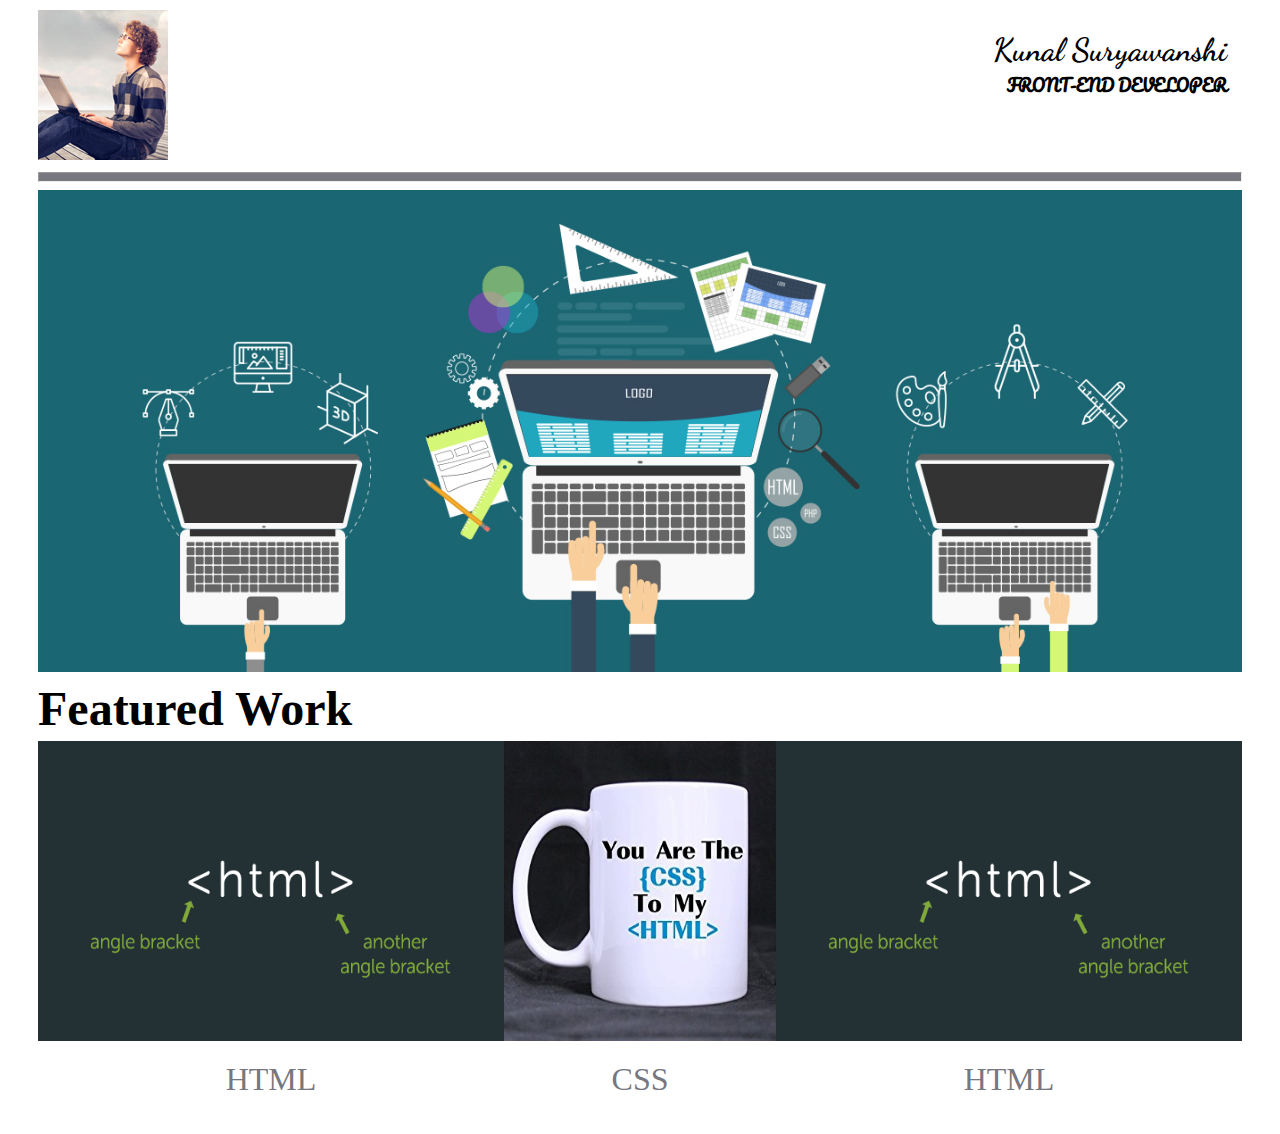
<file: BuildaPortfolio/potfoliomain.html>
<!DOCTYPE html>
<html>
	<head>
	 	  <meta charset="utf-8">
	 	  <meta name="viewport" content="width=device-width, initial-scale=1">
	      <link href="css/main.css" rel="stylesheet">
	      <link href="https://fonts.googleapis.com/css?family=Pacifico" rel="stylesheet">
	      <link href="https://fonts.googleapis.com/css?family=Dancing+Script" rel="stylesheet">

	      <title>My Portfolio</title>
    </head>
    <body>
        <section class="container">
              <section class="info">
               <div class="row resp">
          				    <div class="col-6 resp-img">
      					    <img class="logo" src="images/logo1.jpg" alt="logo">
      					    </div>
          					<div class="col-6 name resp-name">
          					<h1>Kunal Suryawanshi</h1>
          					<h2>FRONT-END DEVELOPER</h2>
          					</div>
          					
              </div>
          	  </section>

          	  <section>
              <div class="row">
          			<div class="col-12">
          			  <hr>
                    </div>
              </div>
              </section>

          <section class="row">
          		<div class="col-12 ">
          		<img  class="banner" src="images/banner.png" alt="banner">
                </div>
          </section>

          <section class="row">
          		<div class="col-12">
          		<h3>Featured Work</h3>
     			</div>
          </section>
        
          <section class="row fwork rsp">
          			<section>
          			<div class="fimage">
       				<img class="feature" src="images/f1.png" alt="mywork"></div>
       				<p><a class="link" href="http://www.w3schools.com">HTML</a></p>
       			    </section>

       			    <section>
       				<div class="fimage">
         			<img class="feature" src="images/f2.jpg" alt="mywork"></div>
         			<p><a class="link" href="http://www.w3schools.com">CSS</a></p>
         			</section>
         			
         			<section>
         		    <div class="fimage">
                    <img class="feature" src="images/f1.png" alt="mywork"></div>
                    <p><a class="link" href="http://www.w3schools.com">HTML</a></p> 
                    </div>
          			</section>
          </section>




</body>
</html>
</file>
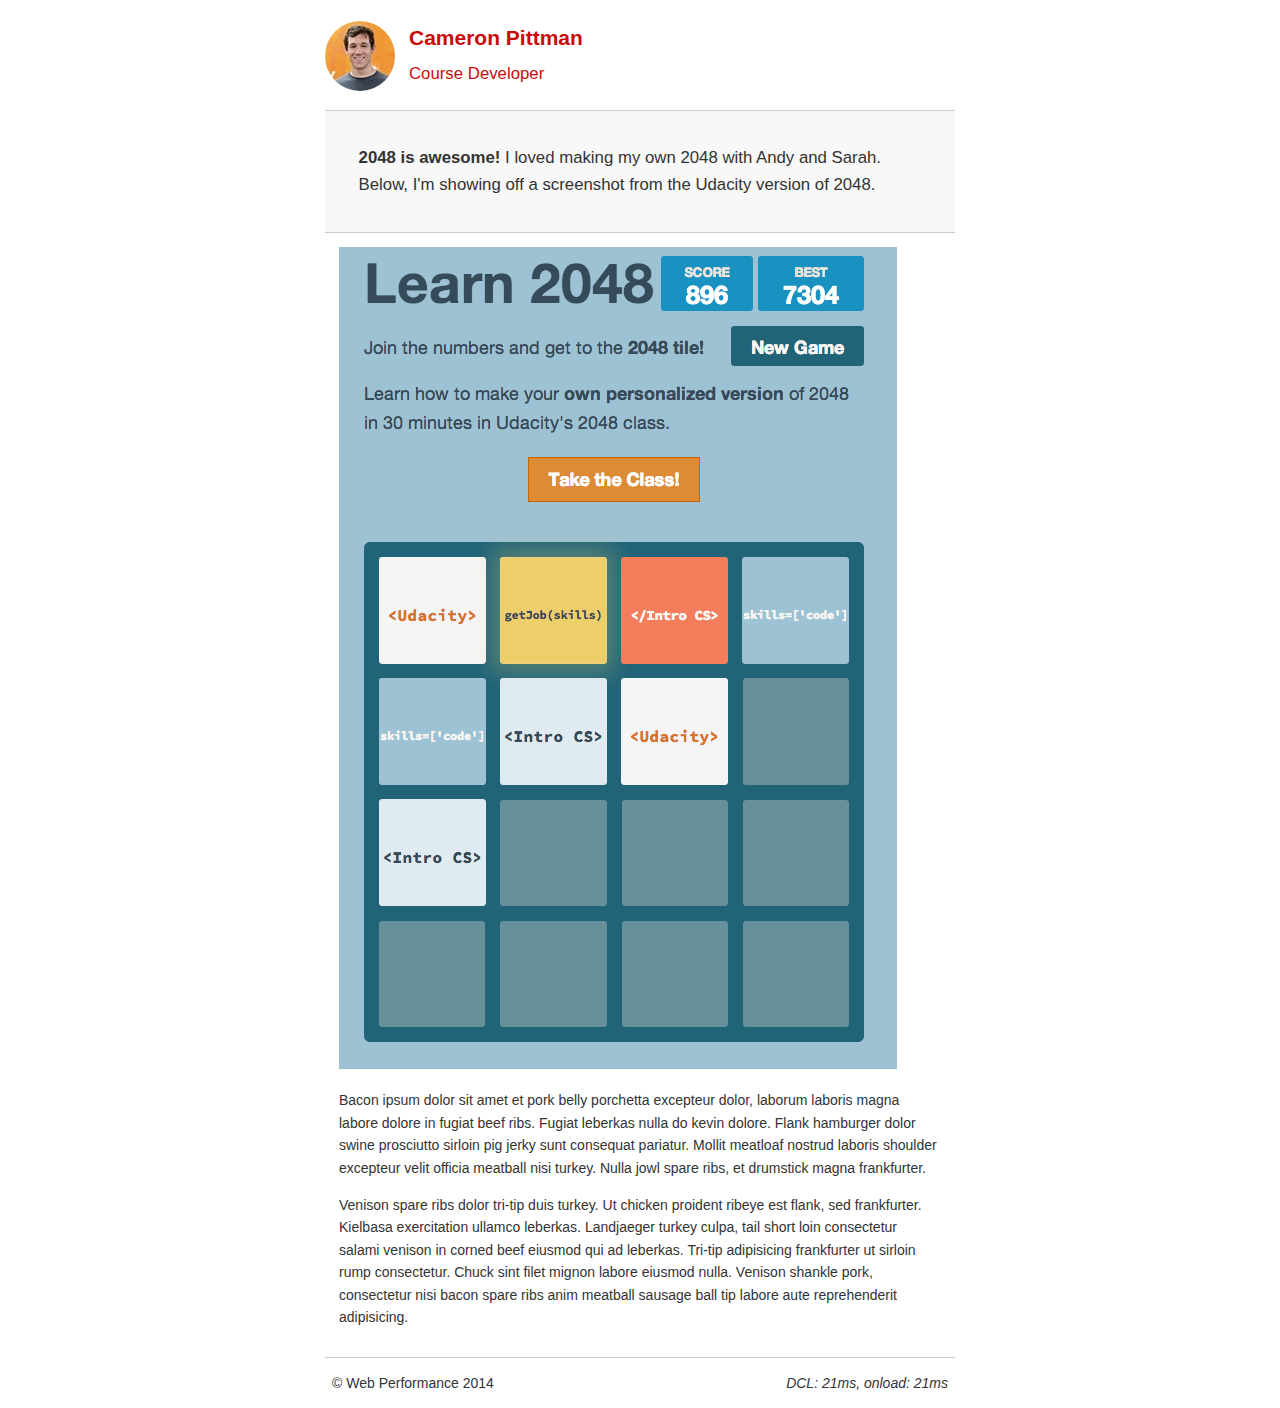
<file: Web optimization/project-2048.html>
<!DOCTYPE html>
<html lang="en">
  <head>
    <meta charset="utf-8">
    <meta name="viewport" content="width=device-width, initial-scale=1">
    <meta name="description" content=" FILL ME IN ">
    <meta name="author" content=" FILL ME IN ">
    <title>Cameron Pittman: Portfolio</title>

    <!-- Hmm, what is the impact of web fonts on speed? Measure it... -->
    <!-- <link href="//fonts.googleapis.com/css?family=Open+Sans:400,700" rel="stylesheet"> -->

    <link href="css/style.css" rel="stylesheet">
    <link href="css/print.css" rel="stylesheet">

    <script>
      (function(w,g){w['GoogleAnalyticsObject']=g;
      w[g]=w[g]||function(){(w[g].q=w[g].q||[]).push(arguments)};w[g].l=1*new Date();})(window,'ga');

      // Optional TODO: replace with your Google Analytics profile ID.
      ga('create', 'UA-XXXX-Y');
      ga('send', 'pageview');
    </script>
    <script src="//www.google-analytics.com/analytics.js"></script>
    <script src="js/perfmatters.js"></script>
  </head>

  <body>
    <header>
      <a href="/"><img src="img/profilepic.jpg"></a>
      <p>Cameron Pittman<br><span>Course Developer</span></p>
    </header>

    <div class="container">
      <div class="hero">
        <strong>2048 is awesome!</strong> I loved making my own 2048 with Andy and Sarah. Below, I'm showing off a screenshot from the Udacity version of 2048.
      </div>

      <div class="content">

        <img class="img-responsive" src="img/2048.png">

        <p>Bacon ipsum dolor sit amet et pork belly porchetta excepteur dolor, laborum laboris magna labore dolore in fugiat beef ribs. Fugiat leberkas nulla do kevin dolore. Flank hamburger dolor swine prosciutto sirloin pig jerky sunt consequat pariatur. Mollit meatloaf nostrud laboris shoulder excepteur velit officia meatball nisi turkey. Nulla jowl spare ribs, et drumstick magna frankfurter.</p>

        <p>Venison spare ribs dolor tri-tip duis turkey. Ut chicken proident ribeye est flank, sed frankfurter. Kielbasa exercitation ullamco leberkas. Landjaeger turkey culpa, tail short loin consectetur salami venison in corned beef eiusmod qui ad leberkas. Tri-tip adipisicing frankfurter ut sirloin rump consectetur. Chuck sint filet mignon labore eiusmod nulla. Venison shankle pork, consectetur nisi bacon spare ribs anim meatball sausage ball tip labore aute reprehenderit adipisicing.</p>

    </div>

    <footer>
      <p>&copy; Web Performance 2014 <span id="crp-stats"></span></p>
    </footer>
  </body>
</html>
</file>
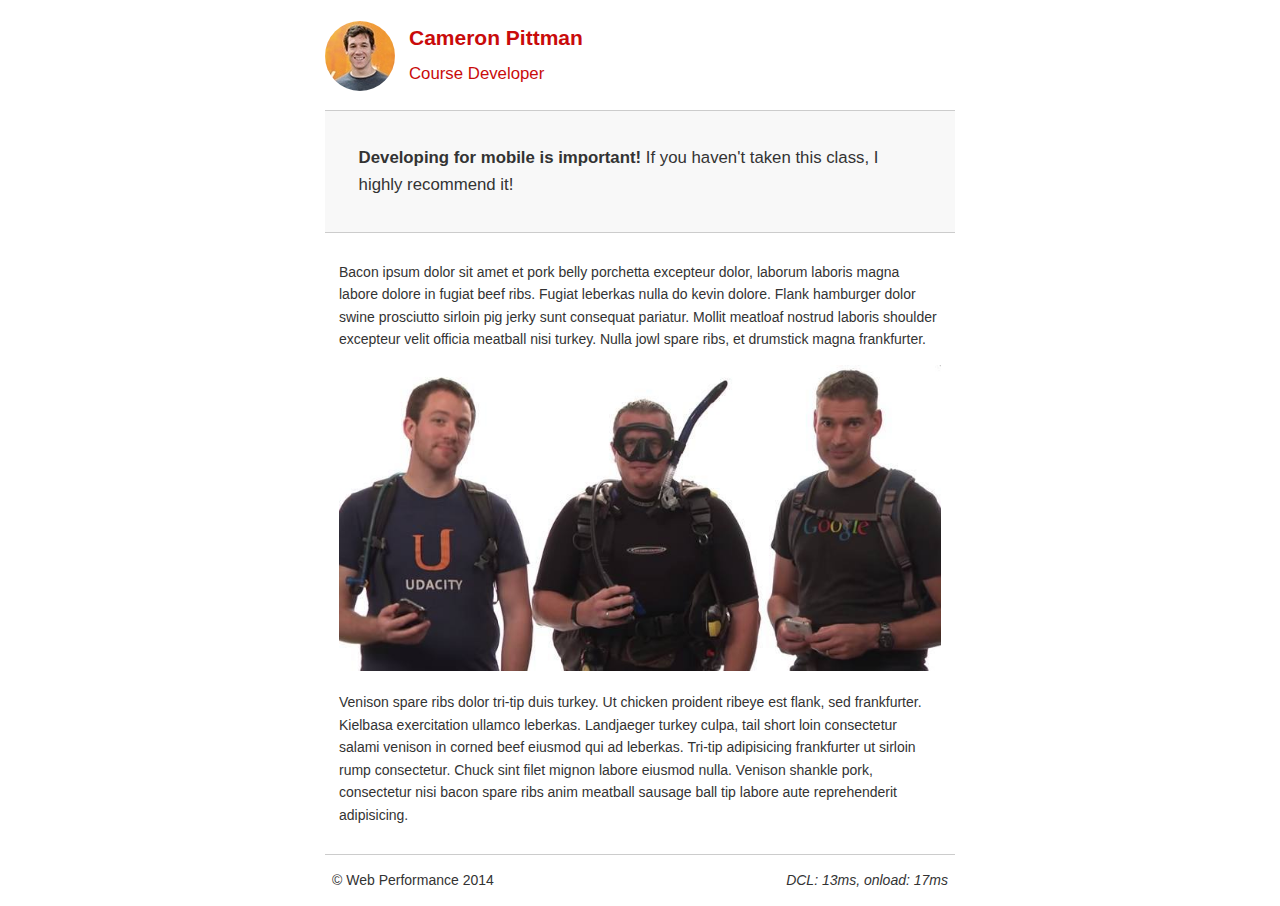
<file: Web optimization/project-mobile.html>
<!DOCTYPE html>
<html lang="en">
  <head>
    <meta charset="utf-8">
    <meta name="viewport" content="width=device-width, initial-scale=1">
    <meta name="description" content=" FILL ME IN ">
    <meta name="author" content=" FILL ME IN ">
    <title>Cameron Pitman: Portfolio</title>

    <!-- Hmm, what is the impact of web fonts on speed? Measure it... -->
    <!-- <link href="//fonts.googleapis.com/css?family=Open+Sans:400,700" rel="stylesheet"> -->

    <link href="css/style.css" rel="stylesheet">
    <link href="css/print.css" rel="stylesheet">

    <script>
      (function(w,g){w['GoogleAnalyticsObject']=g;
      w[g]=w[g]||function(){(w[g].q=w[g].q||[]).push(arguments)};w[g].l=1*new Date();})(window,'ga');

      // Optional TODO: replace with your Google Analytics profile ID.
      ga('create', 'UA-XXXX-Y');
      ga('send', 'pageview');
    </script>
    <script src="http://www.google-analytics.com/analytics.js"></script>
    <script async src="js/perfmatters.js"></script>
  </head>

  <body>
    <header>
      <a href="/"><img src="img/profilepic.jpg"></a>
      <p>Cameron Pittman<br><span>Course Developer</span></p>
    </header>

    <div class="container">
      <div class="hero">
        <strong>Developing for mobile is important!</strong> If you haven't taken this class, I highly recommend it!
      </div>

      <div class="content">

        <p>Bacon ipsum dolor sit amet et pork belly porchetta excepteur dolor, laborum laboris magna labore dolore in fugiat beef ribs. Fugiat leberkas nulla do kevin dolore. Flank hamburger dolor swine prosciutto sirloin pig jerky sunt consequat pariatur. Mollit meatloaf nostrud laboris shoulder excepteur velit officia meatball nisi turkey. Nulla jowl spare ribs, et drumstick magna frankfurter.</p>

        <img src="img/mobilewebdev.jpg">

        <p>Venison spare ribs dolor tri-tip duis turkey. Ut chicken proident ribeye est flank, sed frankfurter. Kielbasa exercitation ullamco leberkas. Landjaeger turkey culpa, tail short loin consectetur salami venison in corned beef eiusmod qui ad leberkas. Tri-tip adipisicing frankfurter ut sirloin rump consectetur. Chuck sint filet mignon labore eiusmod nulla. Venison shankle pork, consectetur nisi bacon spare ribs anim meatball sausage ball tip labore aute reprehenderit adipisicing.</p>

    </div>

    <footer>
      <p>&copy; Web Performance 2014 <span id="crp-stats"></span></p>
    </footer>
  </body>
</html>
</file>
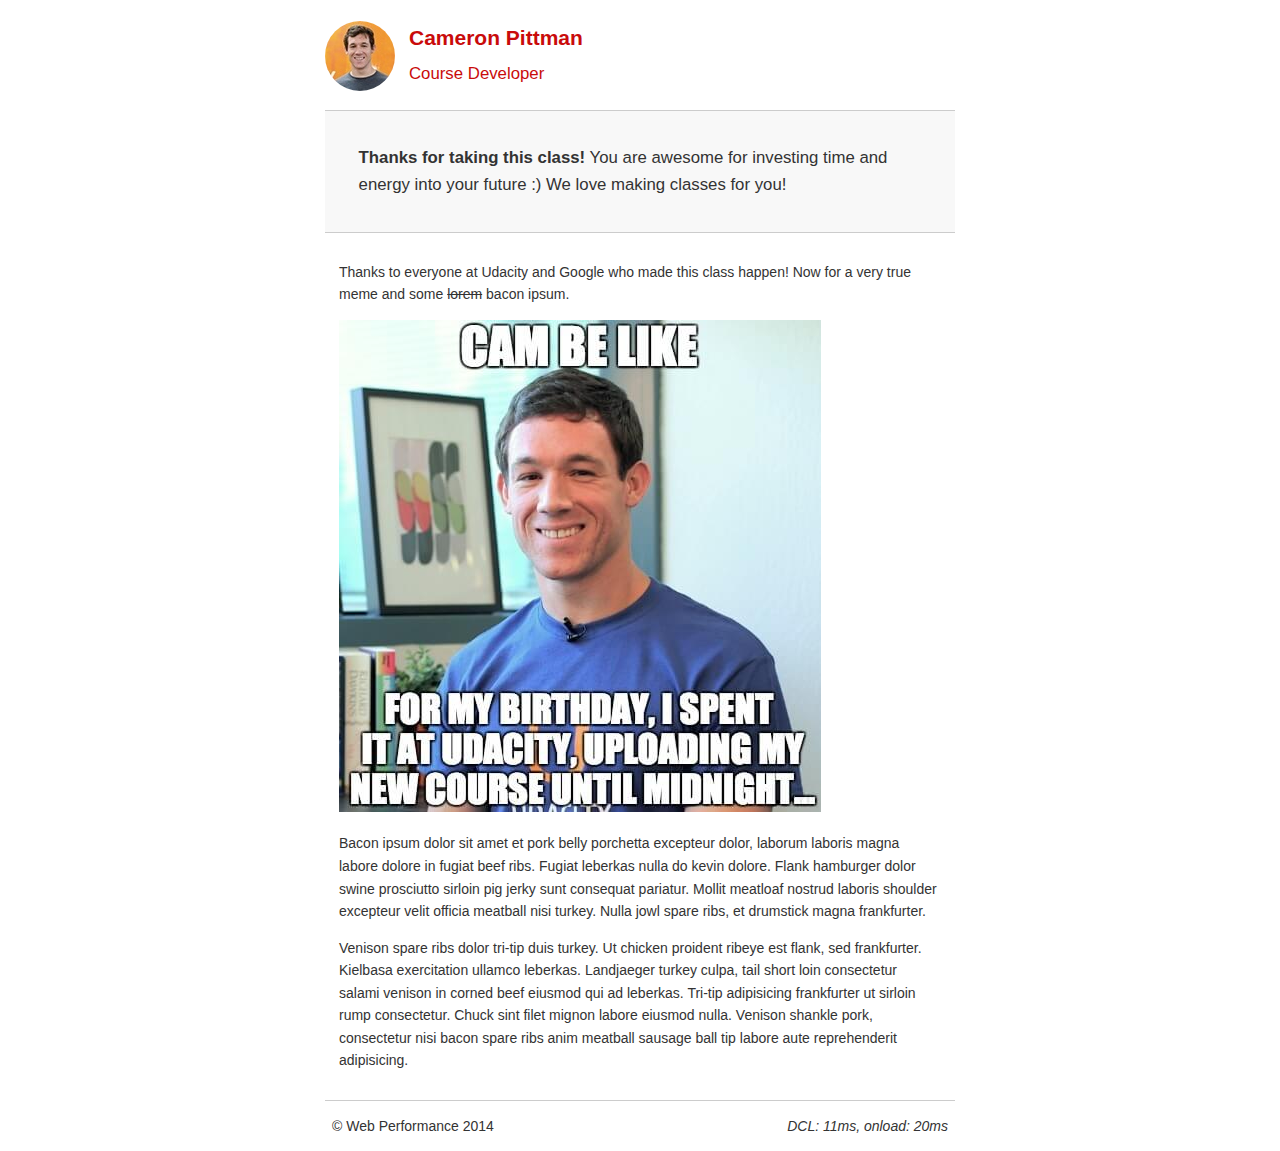
<file: Web optimization/project-webperf.html>
<!DOCTYPE html>
<html lang="en">
  <head>
    <meta charset="utf-8">
    <meta name="viewport" content="width=device-width, initial-scale=1">
    <meta name="description" content=" FILL ME IN ">
    <meta name="author" content=" FILL ME IN ">
    <title>Cameron Pittman: Portfolio</title>

    <!-- Hmm, what is the impact of web fonts on speed? Measure it... -->
    <!-- <link href="//fonts.googleapis.com/css?family=Open+Sans:400,700" rel="stylesheet"> -->

    <link href="css/style.css" rel="stylesheet">
    <link href="css/print.css" rel="stylesheet">

    <script>
      (function(w,g){w['GoogleAnalyticsObject']=g;
      w[g]=w[g]||function(){(w[g].q=w[g].q||[]).push(arguments)};w[g].l=1*new Date();})(window,'ga');

      // Optional TODO: replace with your Google Analytics profile ID.
      ga('create', 'UA-XXXX-Y');
      ga('send', 'pageview');
    </script>
    <script src="http://www.google-analytics.com/analytics.js"></script>
    <script async src="js/perfmatters.js"></script>
  </head>

  <body>
    <header>
      <a href="/"><img src="img/profilepic.jpg"></a>
      <p>Cameron Pittman<br><span>Course Developer</span></p>
    </header>

    <div class="container">
      <div class="hero">
        <strong>Thanks for taking this class!</strong> You are awesome for investing time and energy into your future :) We love making classes for you!
      </div>

      <div class="content">

        <p>Thanks to everyone at Udacity and Google who made this class happen! Now for a very true meme and some <strike>lorem</strike> bacon ipsum.</p>

        <img src="img/cam_be_like.jpg">

        <p>Bacon ipsum dolor sit amet et pork belly porchetta excepteur dolor, laborum laboris magna labore dolore in fugiat beef ribs. Fugiat leberkas nulla do kevin dolore. Flank hamburger dolor swine prosciutto sirloin pig jerky sunt consequat pariatur. Mollit meatloaf nostrud laboris shoulder excepteur velit officia meatball nisi turkey. Nulla jowl spare ribs, et drumstick magna frankfurter.</p>

        <p>Venison spare ribs dolor tri-tip duis turkey. Ut chicken proident ribeye est flank, sed frankfurter. Kielbasa exercitation ullamco leberkas. Landjaeger turkey culpa, tail short loin consectetur salami venison in corned beef eiusmod qui ad leberkas. Tri-tip adipisicing frankfurter ut sirloin rump consectetur. Chuck sint filet mignon labore eiusmod nulla. Venison shankle pork, consectetur nisi bacon spare ribs anim meatball sausage ball tip labore aute reprehenderit adipisicing.</p>

    </div>

    <footer>
      <p>&copy; Web Performance 2014 <span id="crp-stats"></span></p>
    </footer>
  </body>
</html>
</file>
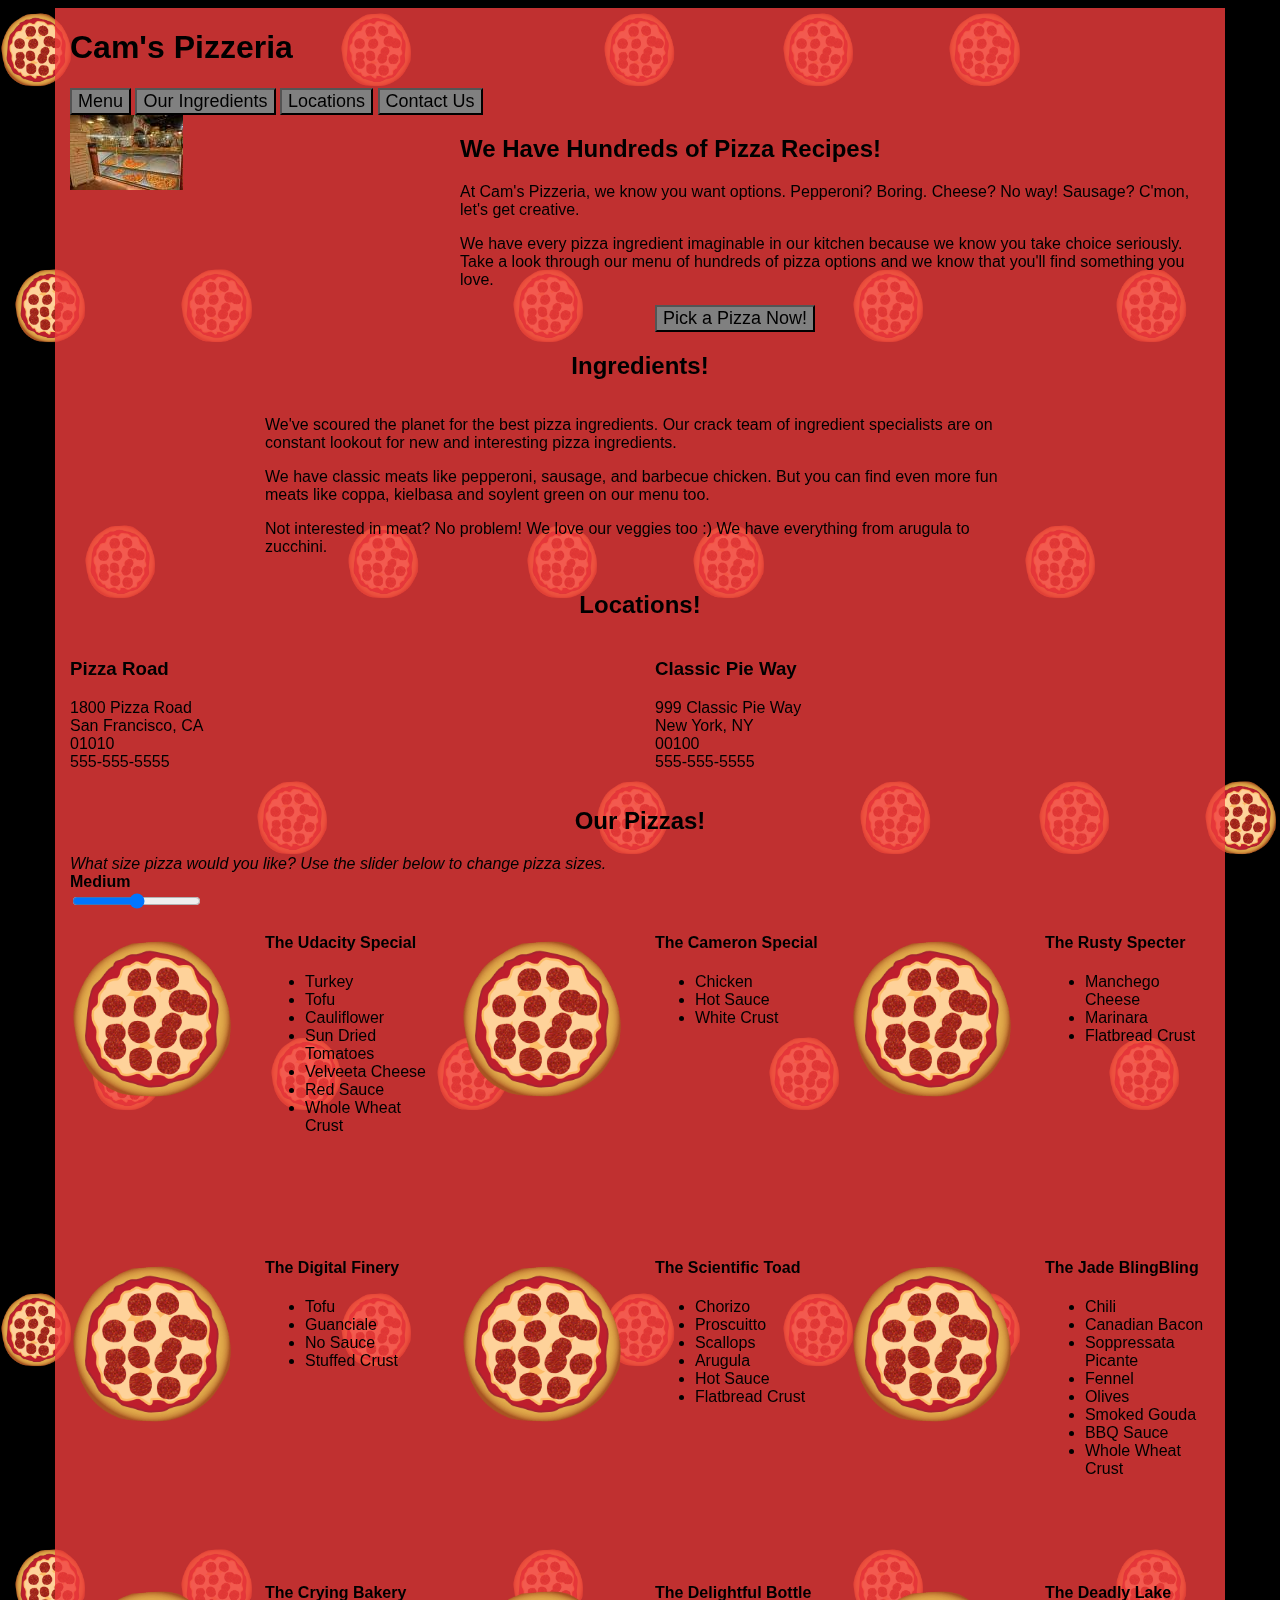
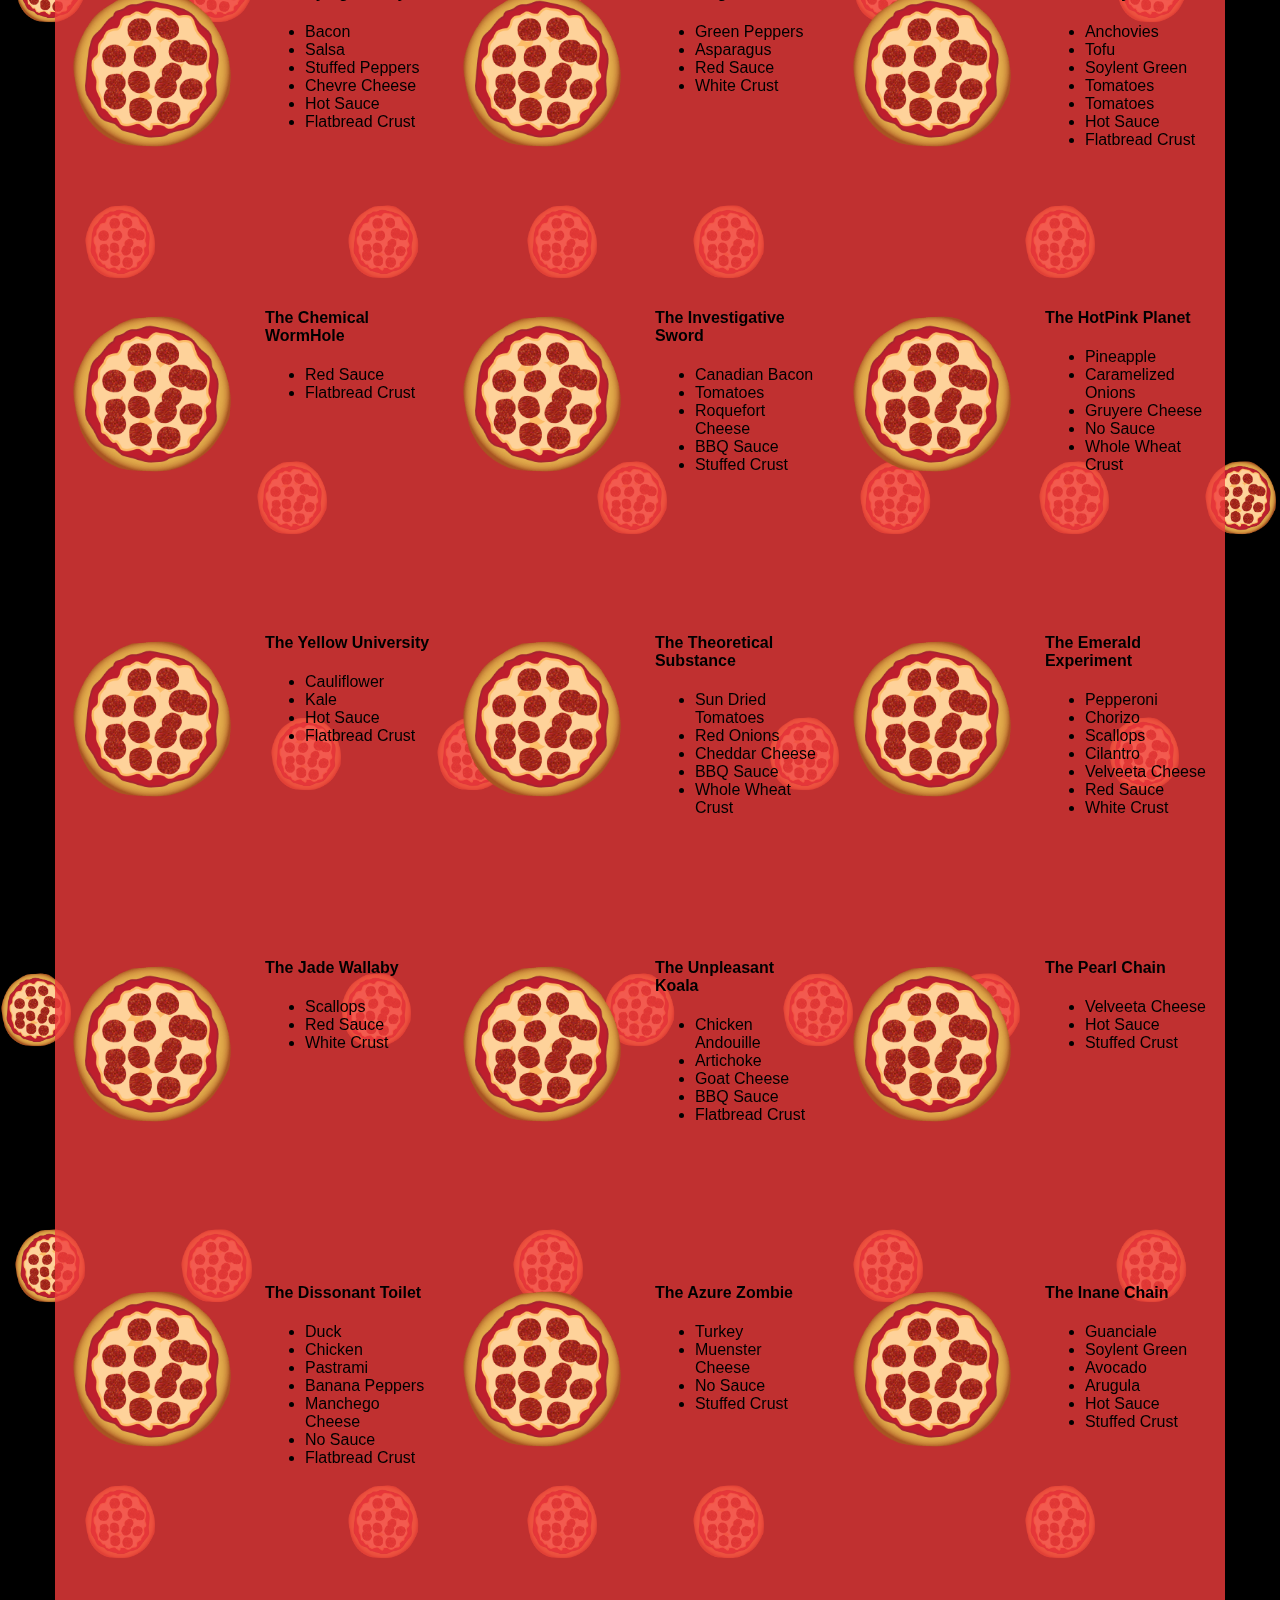
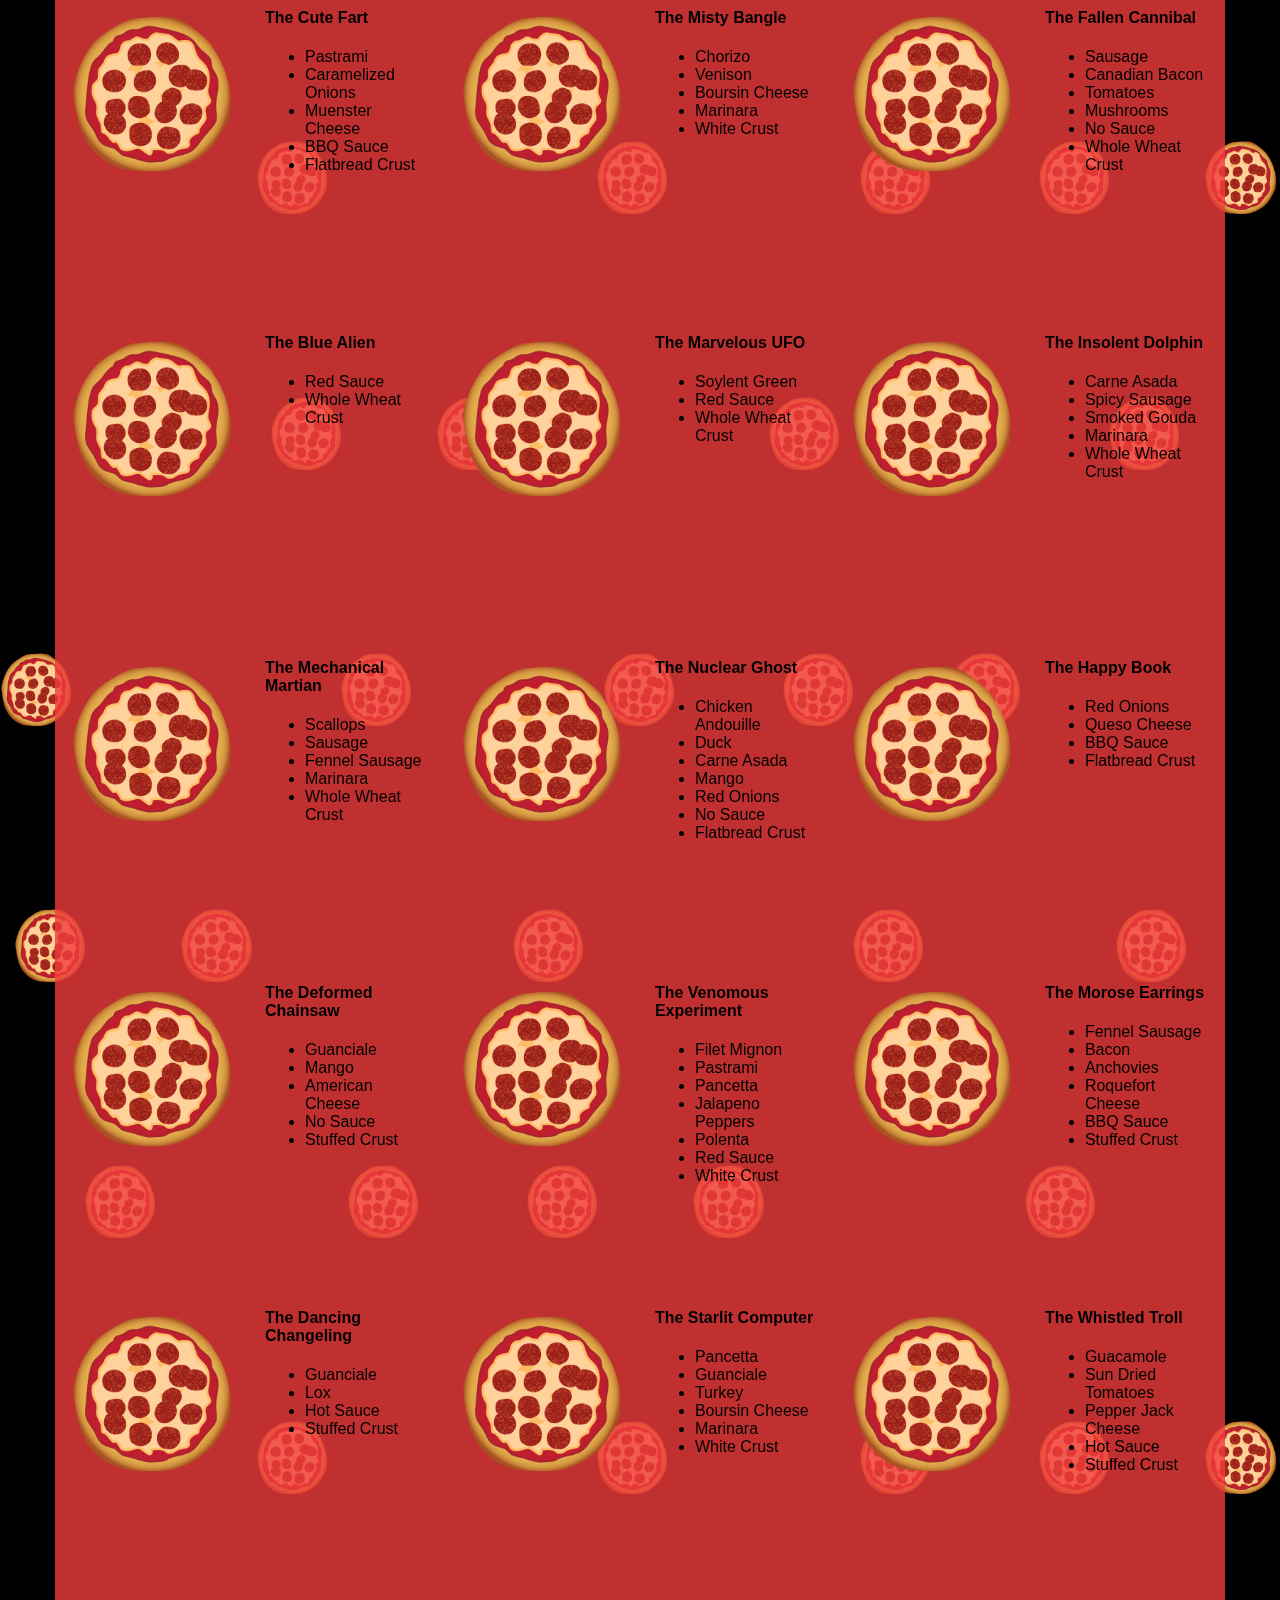
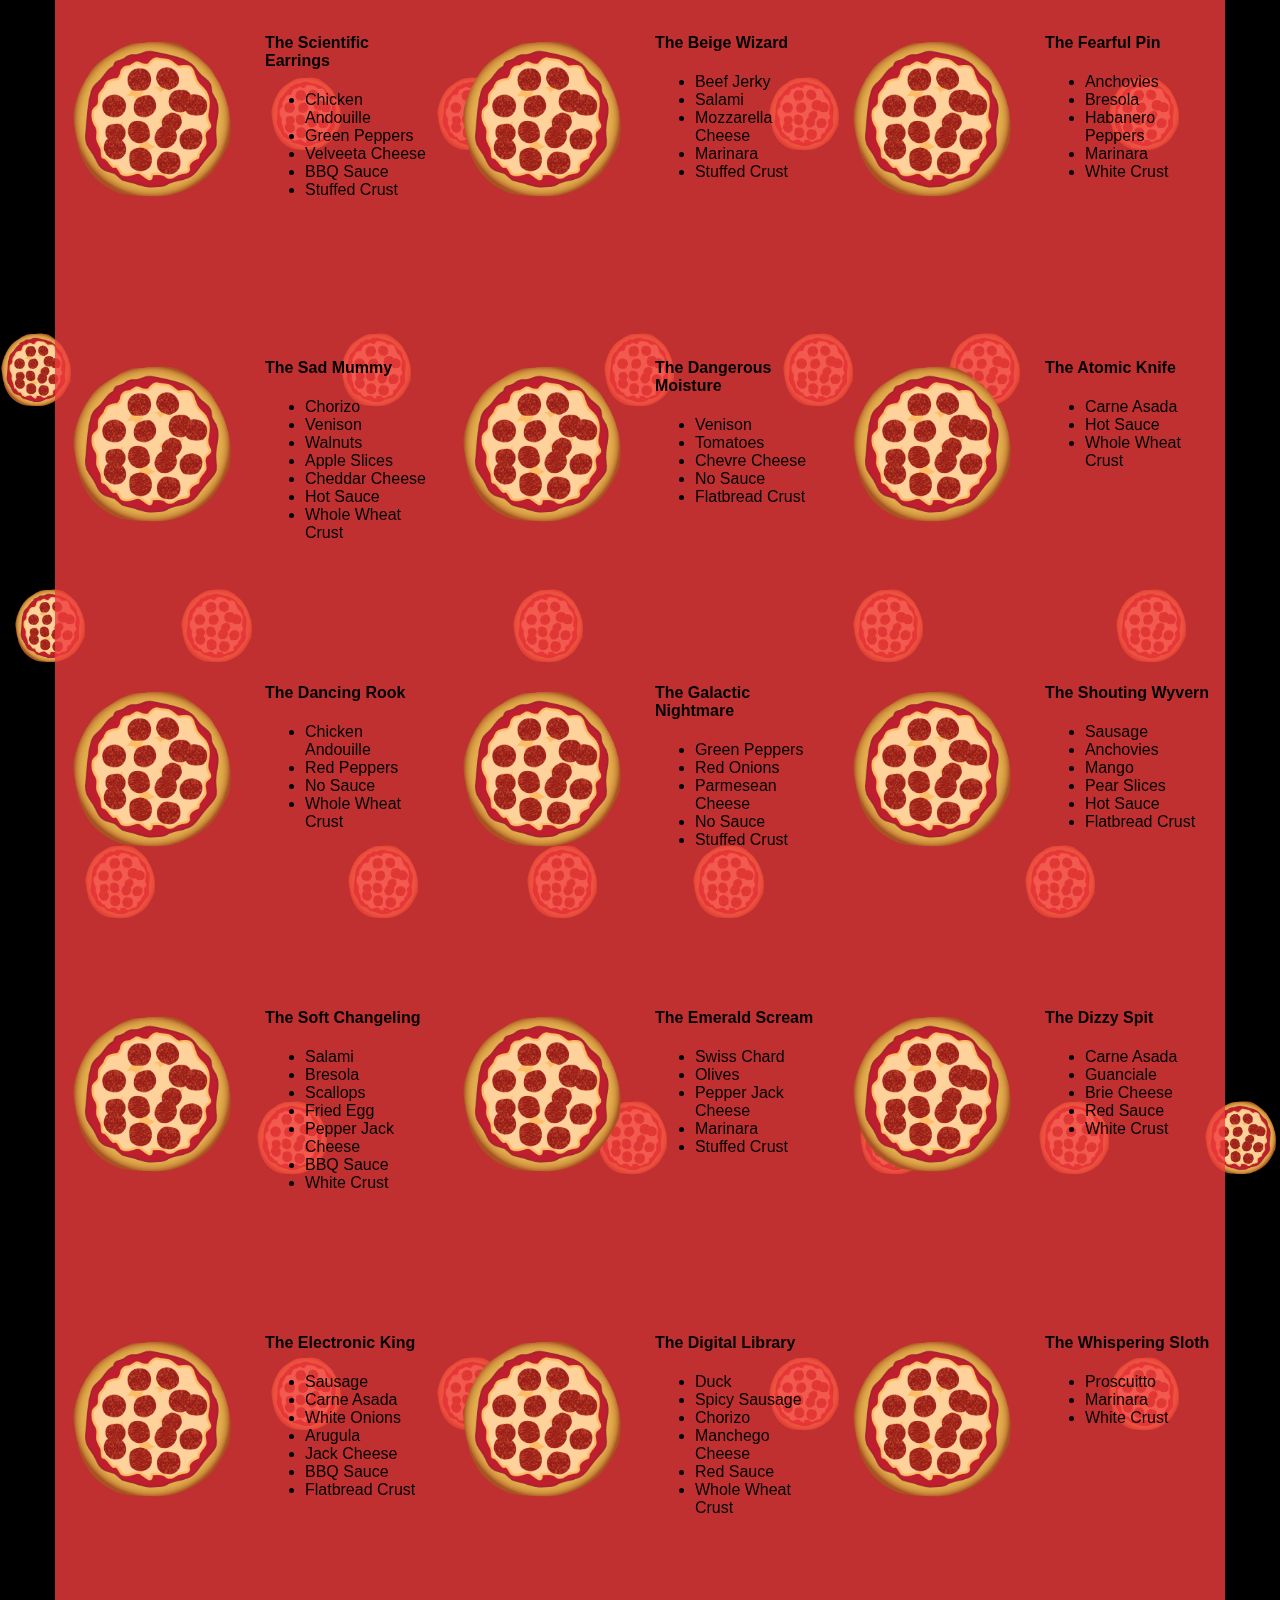
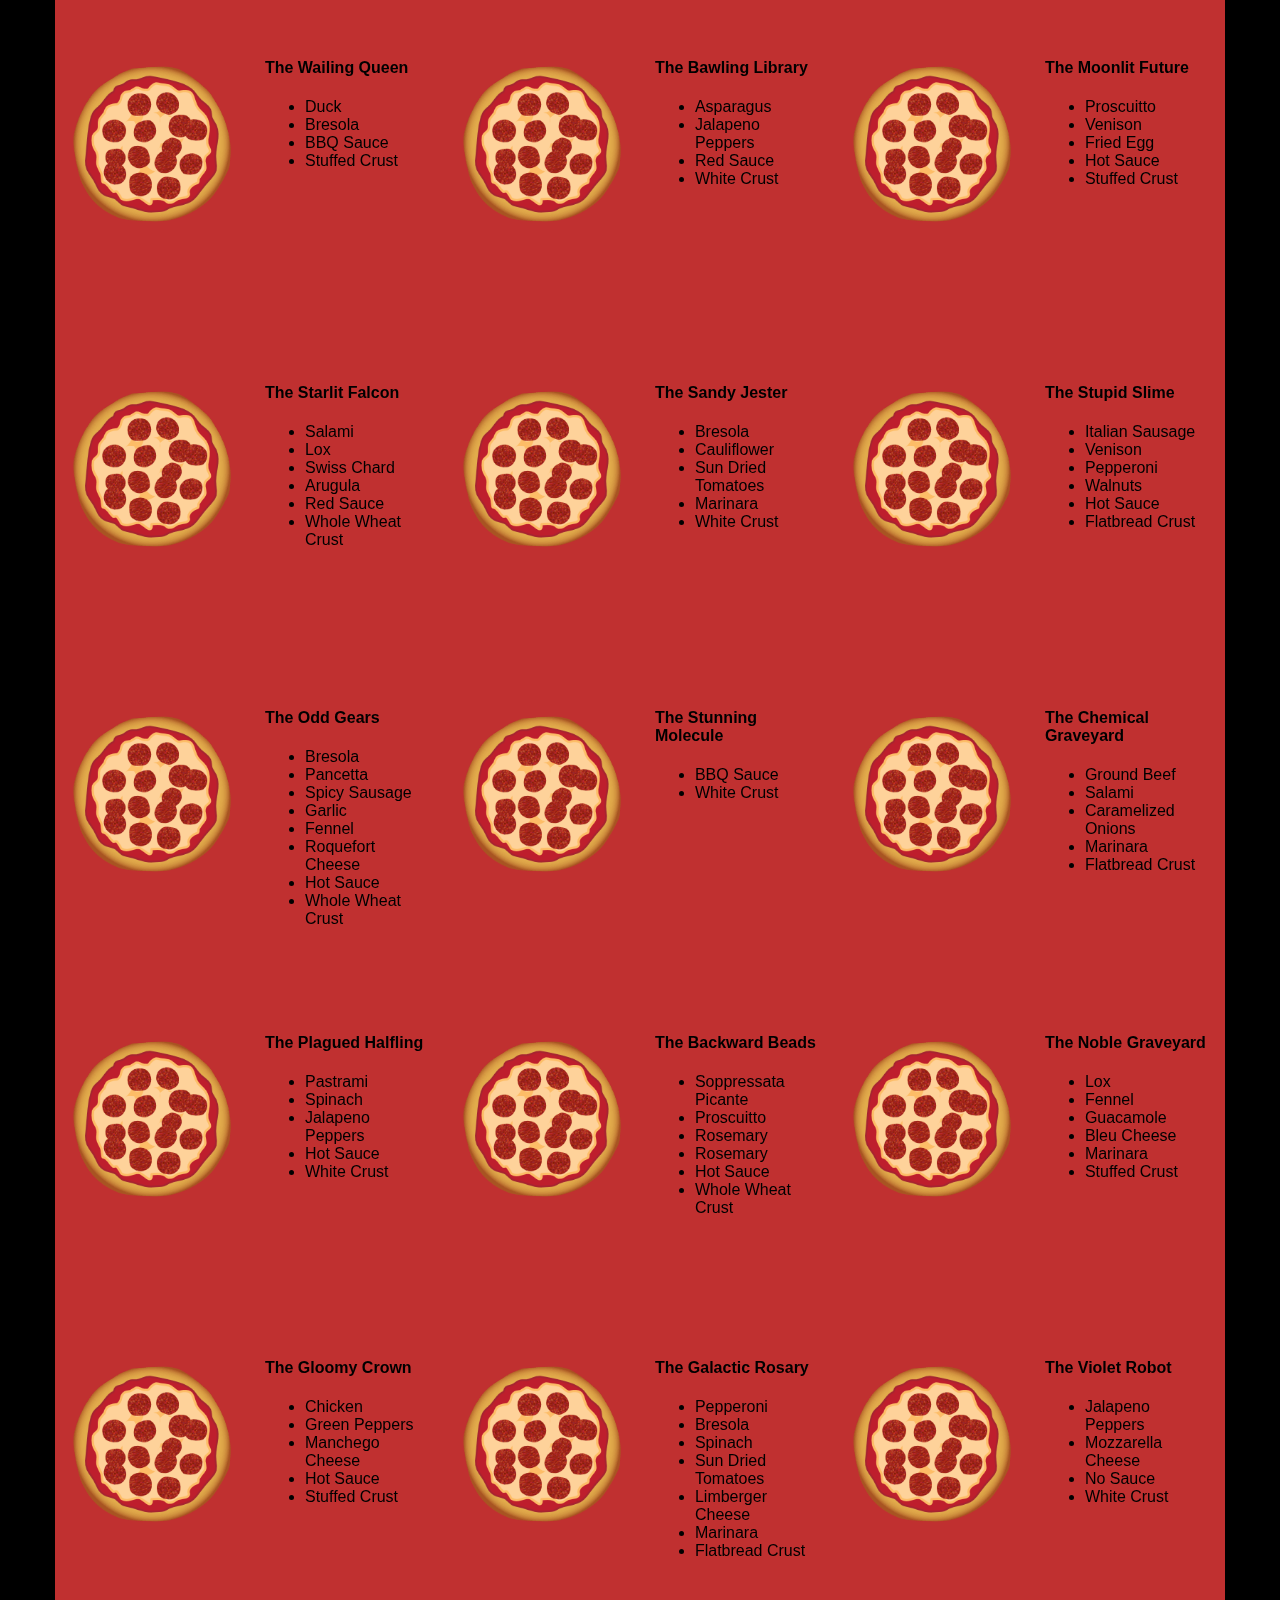
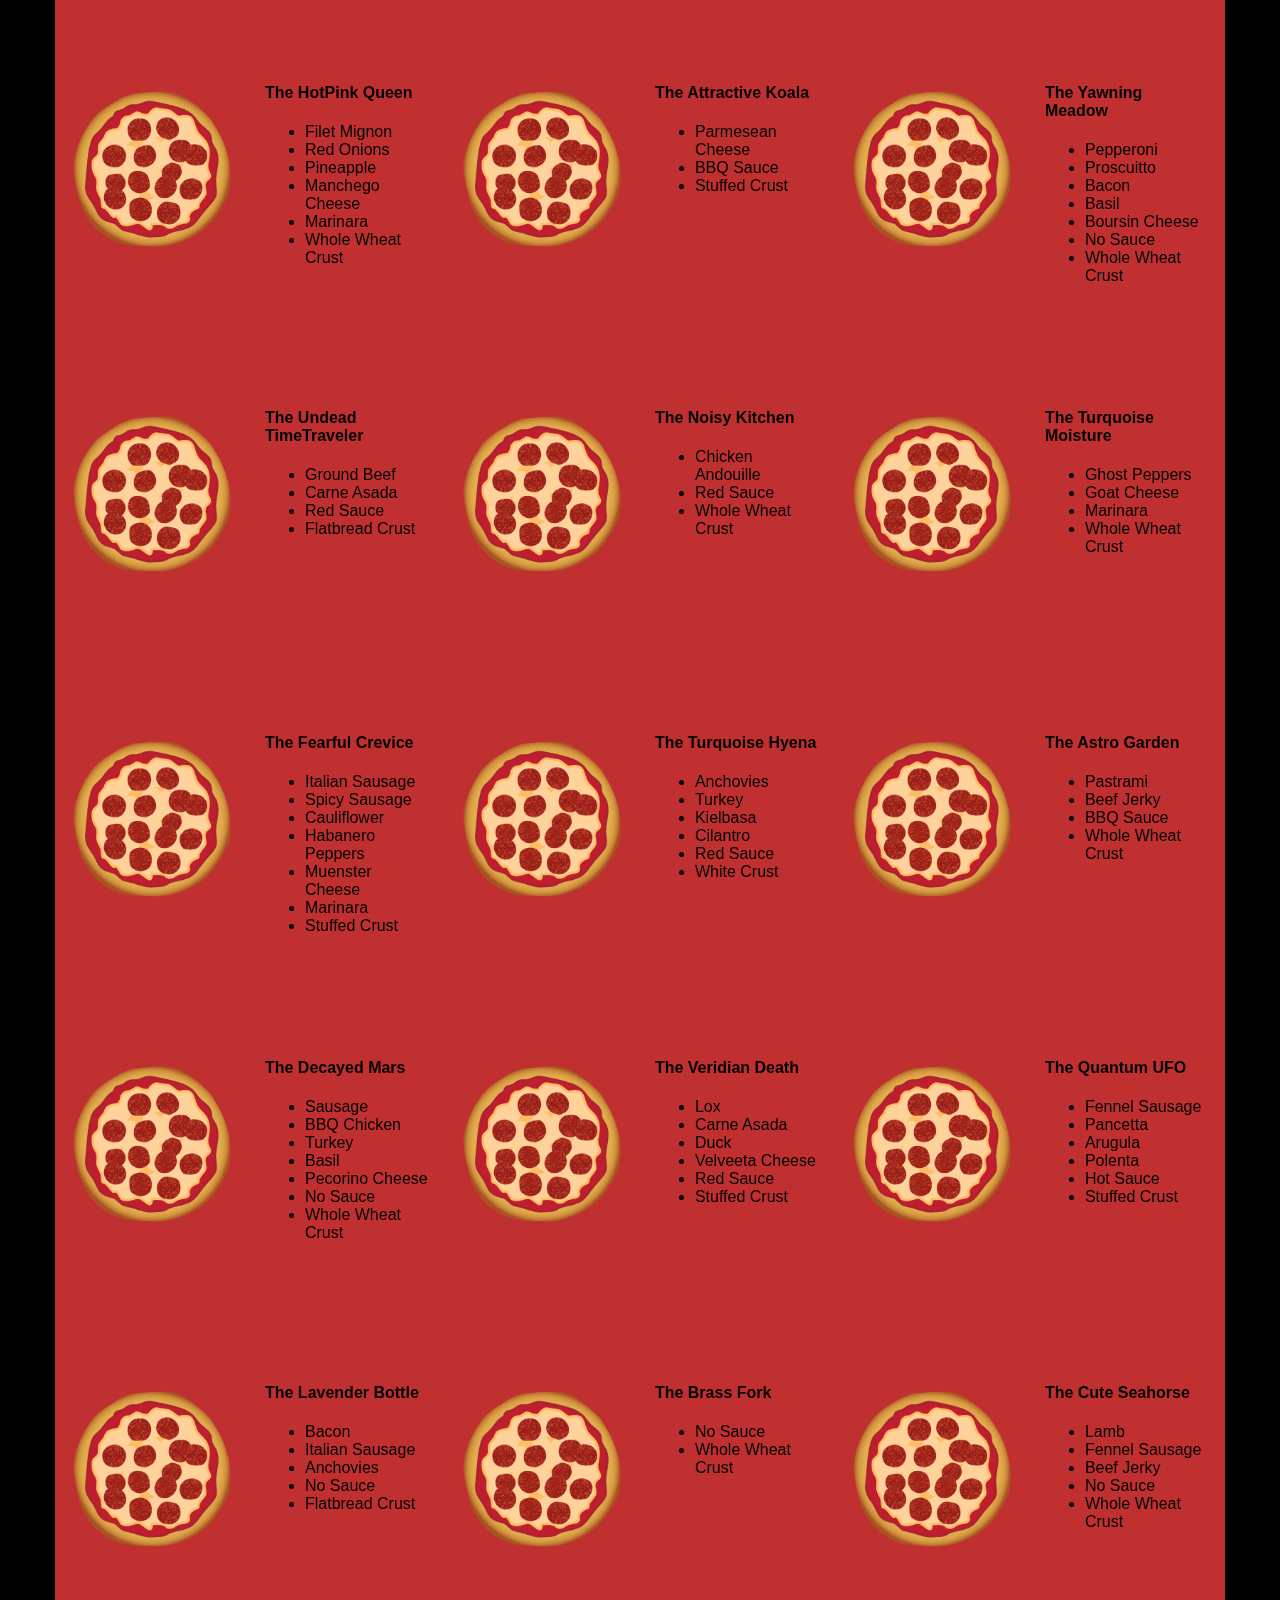
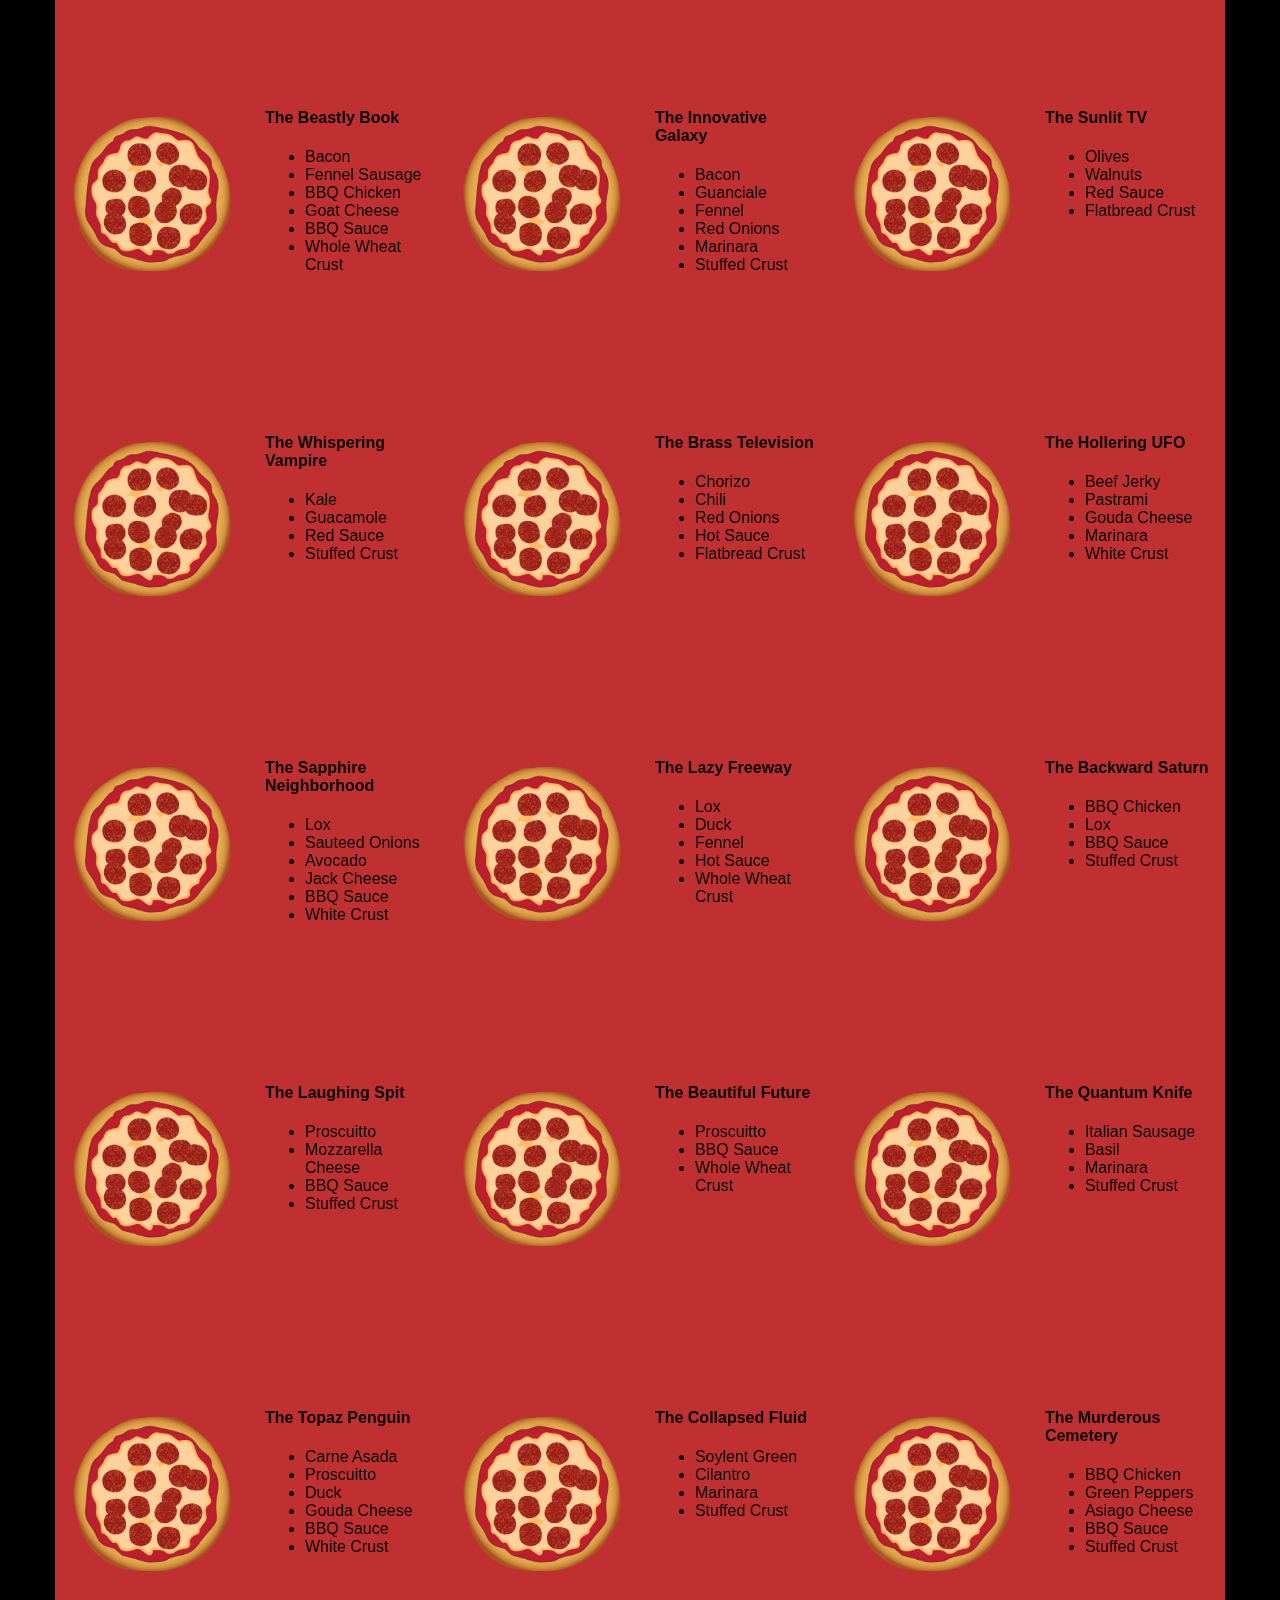
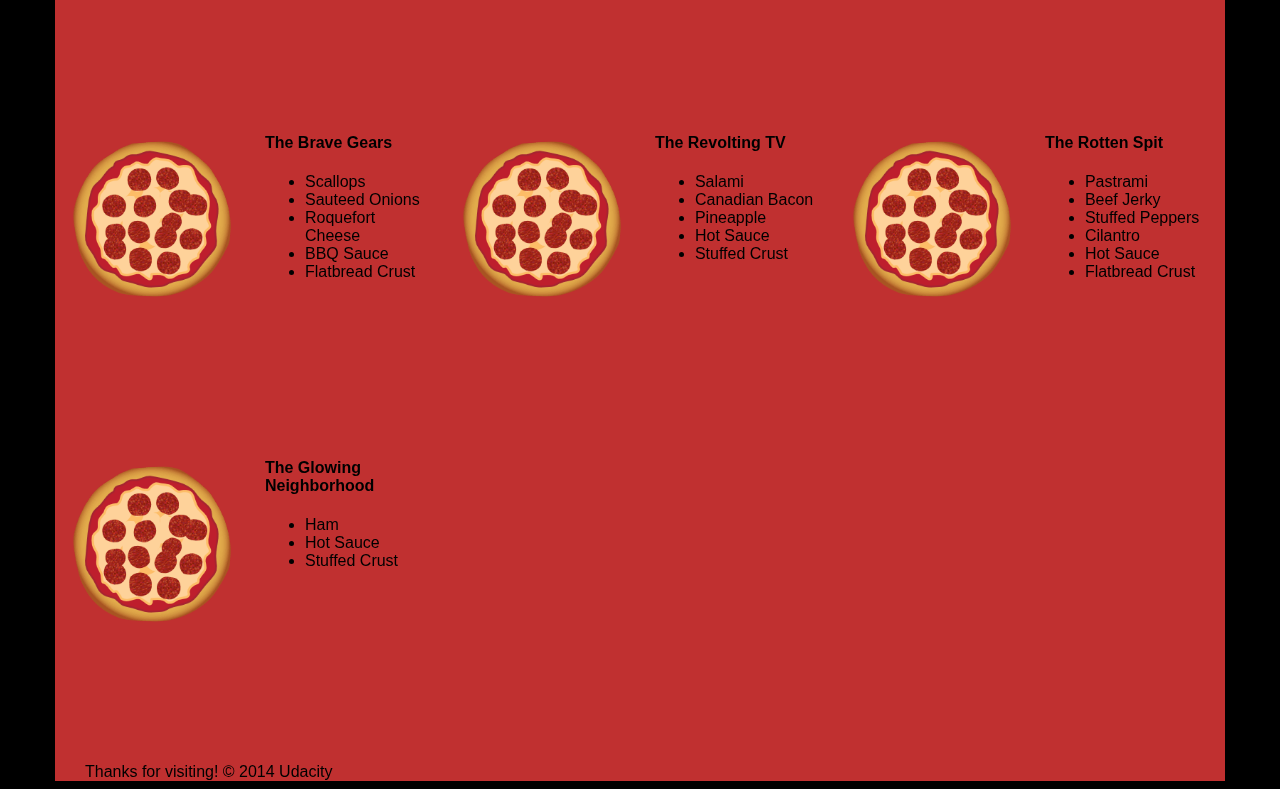
<file: Web optimization/views/pizza.html>
<!DOCTYPE HTML>
<html>
<head>
  <link rel="stylesheet" href="css/style.css">
  <link rel="stylesheet" href="css/bootstrap-grid.css">
</head>

<body>
  <div class="container">
    <div id="header" class="row">
      <div class="col-md-6">
        <div class="row">
          <div class="col-md-12">
            <h1>Cam's Pizzeria</h1>
            <div class="row">
              <div id="menu" class="col-md-12">
                <form action="#randomPizzas">
                  <input type="submit" value="Menu">
                </form>
                <form action="#ingredients">
                  <input type="submit" value="Our Ingredients">
                </form>
                <form action="#locations">
                  <input type="submit" value="Locations">
                </form>
                <form action="#" onsubmit="alert('Thanks for clicking! This button doesn\'t do anything because this is a fake pizzeria :\)')">
                  <input type="submit" value="Contact Us">
                </form>
              </div>
            </div>
          </div>
        </div>
      </div>
      <div id="movingPizzas1" class="col-md-6">
      </div>
    </div>
    <div id="callToAction" class="row">
      <div class="col-md-4">
        <img src="images/pizzeria.jpg" class="img-responsive"> <!-- Image credit to: http://commons.wikimedia.org/wiki/File:HK_TST_night_%E5%98%89%E8%98%AD%E9%81%93_Granville_Road_restaurant_Paisano's_Pizzeria_pizza_Dec-2013.JPG -->
      </div>
      <div class="col-md-8">
        <div class="row">
          <div class="col-md-12">
            <h2>We Have Hundreds of Pizza Recipes!</h2>
            <p>At Cam's Pizzeria, we know you want options. Pepperoni? Boring. Cheese? No way! Sausage? C'mon, let's get creative.</p>

            <p>We have every pizza ingredient imaginable in our kitchen because we know you take choice seriously. Take a look through our menu of hundreds of pizza options and we know that you'll find something you love.</p>
          </div>
        </div>
        <div class="row">
          <div class="col-md-6 col-md-push-3">
            <form action="#randomPizzas">
              <input type="submit" value="Pick a Pizza Now!">
            </form>
          </div>
        </div>
      </div>
    </div>
    <div id="ingredients" class="row">
      <div class="col-md-8 col-md-push-2">
        <div class="row">
          <div class="col-md-12 centered">
            <h2>Ingredients!</h2>
          </div>
        </div>
        <div class="row">
          <div class="col-md-12">
            <p>We've scoured the planet for the best pizza ingredients. Our crack team of ingredient specialists are on constant lookout for new and interesting pizza ingredients.</p>

            <p>We have classic meats like pepperoni, sausage, and barbecue chicken. But you can find even more fun meats like coppa, kielbasa and soylent green on our menu too.</p>

            <p>Not interested in meat? No problem! We love our veggies too :) We have everything from arugula to zucchini.</p>
          </div>
        </div>
      </div>
    </div>
    <div id="locations" class="row">
      <div class="col-md-12">
        <h2 style="text-align: center">Locations!</h2>
        <div class="row">
          <div class="col-md-6">
            <h3>Pizza Road</h3>
            <p>1800 Pizza Road<br>San Francisco, CA<br>01010<br>555-555-5555</p>
          </div>
          <div class="col-md-6">
            <h3>Classic Pie Way</h3>
            <p>999 Classic Pie Way<br>New York, NY<br>00100<br>555-555-5555</p>
          </div>
        </div>
      </div>
    </div>
    <div id="pizzaGenerator" class="row">
      <div class="col-md-12">
        <h2 style="text-align: center">Our Pizzas!</h2>
        <div class="row">
          <div class="col-md-12">
            <em>What size pizza would you like? Use the slider below to change pizza sizes.</em>
          </div>
          <div id="pizzaSize" class="col-md-6">Medium</div>
          <div class="col-md-12">
            <input id="sizeSlider" type="range" min="1" max="3" value="2" step="1" onchange="resizePizzas(this.value)"></input>
          </div>
        </div>
        <div id="randomPizzas" class="row">
          <div id="pizza0" class="randomPizzaContainer" style="width:33.33%;">
            <div class="col-md-6">
              <img src="images/pizza.png" class="img-responsive">
            </div>
            <div class="col-md-6">
              <h4>The Udacity Special</h4>
              <ul>
                <li>Turkey</li>
                <li>Tofu</li>
                <li>Cauliflower</li>
                <li>Sun Dried Tomatoes</li>
                <li>Velveeta Cheese</li>
                <li>Red Sauce</li>
                <li>Whole Wheat Crust</li>
              </ul>
            </div>
          </div>
          <div id="pizza1" class="randomPizzaContainer"  style="width:33.33%;">
            <div class="col-md-6">
              <img src="images/pizza.png" class="img-responsive">
            </div>
            <div class="col-md-6">
              <h4>The Cameron Special</h4>
              <ul>
                <li>Chicken</li>
                <li>Hot Sauce</li>
                <li>White Crust</li>
              </ul>
            </div>
          </div>
        </div>
      </div>
    </div>
    <div id="footer" class="col-md-12">Thanks for visiting! &copy; 2014 Udacity</div>
  </div>
  <script type="text/javascript" src="js/main.js"></script>
</body>

</html>
</html>
</file>
<file: BuildaPortfolio/css/main.css>
*{
   -webkit-box-sizing: border-box;
   -moz-box-sizing: border-box;
   box-sizing: border-box;
   }

.row{
	width: 100%;
	display: flex;
}

.col-1{
	width: 8.33333%;
}

.col-2{
	width: 16.66666%;
}

.col-3{
	width: 25%%;
}

.col-4{
	width: 33.33333%;
}

.col-5{
	width: 41.66666%;
}

.col-6{
	width: 50%;
}

.col-7{
	width: 58.33333%;
}

.col-8{
	width: 66.66666%;
}

.col-9{
	width: 75%;
}

.col-10{
	width: 83.33333%;
}

.col-11{
	width: 91.66666%;
}

.col-12{
	width: 100%;
}

.container{
	margin-left: 20px;
	margin-right: 20px;
	margin-top: 10px;
	margin-bottom: 20px;
	padding-left: 10px;
	padding-right: 10px;
}

h1{
	font-size: 2em;
	font-family: 'Dancing Script', cursive;
	margin-bottom: 2px;
}

h2{
	font-size: 1em;
	font-family: 'Pacifico', cursive;
	margin-top: 0;
}

h1,h2{
	text-align: right;
}

.name{
	padding-right: 15px;
	padding-left: 15px;
}

hr{
	height: 10px;
	background-color: #77777f;
}

.banner{
	width: 100%;
	max-width: 100%;
	height: auto;
}

h3{
	font-size: 3em;
	margin-bottom: 5px;
	margin-top: 5px;
}

.feature{
	width: 100%;
	max-width: 100%;
	height: 300px;
	max-height: 300px;
	
}

.fwork{
	text-align: center;
}

.link{
	text-align: center;
	font-size: 2em;
}

a{
	text-decoration: none;
	color: #77777f;
}

@media (max-width: 770px) {
	*{
		border:;
	}

 	.container{
 		max-width: 750px;
		margin-left: auto;
		margin-right: auto;
		background-color: ;
 	}		

 	.resp{
 		display: block;
 	}

 	.resp-img{
 		width: 100%;
 		text-align: center;
 	}

 	.resp-name{
 		width: 100%;
 	}

 	h1,h2{
 		text-align: center;
 	}

 	.fimage{
 		width: 100%;
 		max-width: 100%;
 		text-align: center;
 	}

	.banner{
		width: 100%;
		max-width: 100%;
		height: auto;
    }

    h3{
    	font-size: 2em;
    	color: #77777f;
    }

    .feature{
   	    width: 100%;
		max-width: 100%;
		height: 200px;
		max-height: 100px;
		text-align: center;		
	}

	.rsp{
		display: block;
	}	 

	.link{
		text-align: center;
	}
}

@media (min-width: 1300px) {

	.container{
		max-width: 1200px;
		margin-left: auto;
		margin-right: auto;

	}

}
</file>
<file: Web optimization/css/style.css>
html {
  font-size: 100%;
  overflow-y: scroll;
  -webkit-tap-highlight-color: rgba(0,0,0,0);
  -ms-text-size-adjust: 100%;
  -webkit-text-size-adjust: none;
}
body { margin: 0; font-size: 14px; line-height: 1.61; font-weight: 400; }
body, button, input, select, textarea { font-family: 'Open Sans', sans-serif; color: #333; }

a { color: #12C; }
a:visited { color: #61C; }
a:focus { outline: thin dotted; }
a:hover, a:active { color: #c00; outline: 0; }

b, strong { font-weight: bold; }
pre, code { font-family: monospace, monospace; font-size: 1em; }
ul, ol { margin: 1em 0; padding: 0 0 0 20px; }
img { border: 0; max-width: 100%; }

body { background: #fff; }
header, footer, .container { max-width: 45em; margin: 0 auto; }

header { padding: 0 0.5em; color: #C90B0B; }
header img { border-radius: 40px; float: left; }
header p { font-size:1.5em; font-weight: bold; padding-left: 4em;}
header p span { font-size: 0.8em; font-weight: normal;}

.hero { padding: 2em; background-color: #f8f8f8; font-size:1.2em;
  border-bottom: 1px solid #ccc;
  border-top: 1px solid #ccc;
}

.content { padding: 1em 1em; }
.content li { list-style-type: none; font-size: 1.1em;}
li img { float:left; padding-right: 1em; }
li p { font-size: 0.9em; font-style: italic; }

footer {
  padding: 0 0.5em;
  border-top: 1px solid #ccc;
}
footer span { float: right; font-style: italic; }

/* Smartphones (portrait) */
@media only screen and (max-width: 480px) {
  body { font-size: 12px;}
  header p { padding-left: 4.5em;}
}
</file>
<file: Web optimization/css/print.css>
@media print {
  * { background: transparent !important; color: black !important; text-shadow: none !important; filter:none !important; -ms-filter: none !important; }
  a, a:visited { color: #444 !important; text-decoration: underline; }
  a[href]:after { content: " (" attr(href) ")"; }
  tr, img { page-break-inside: avoid; }
  img { max-width: 100% !important; }
  @page { margin: 0.5cm; }
  p, h2, h3 { orphans: 3; widows: 3; }
  h2, h3{ page-break-after: avoid; }
}
</file>
<file: Web optimization/views/css/style.css>
/** {
  outline: 1px solid red !important;
}*/
* {
  -webkit-box-sizing: border-box;
  -moz-box-sizing: border-box;
  -box-sizing: border-box;
}

body {
  font-family: "Trebuchet MS", Helvetica, sans-serif;
  background: black;
}

input {
  background: grey;
  font-size: 18px;
}

form {
  display: inline-block;
}

.centered {
  text-align: center;
}

#pizzaSize {
  font-weight: 800;
}

.mover {
  position: fixed;
  width: 256px;
  z-index: -1;
}

.randomPizzaContainer {
  float: left;
  display: flex;
}

.randomPizzaContainer:after {
  content: "";
  display: table;
  clear:both;
}

 .container {
  background-color: rgba(240, 60, 60, 0.8);
}
</file>
